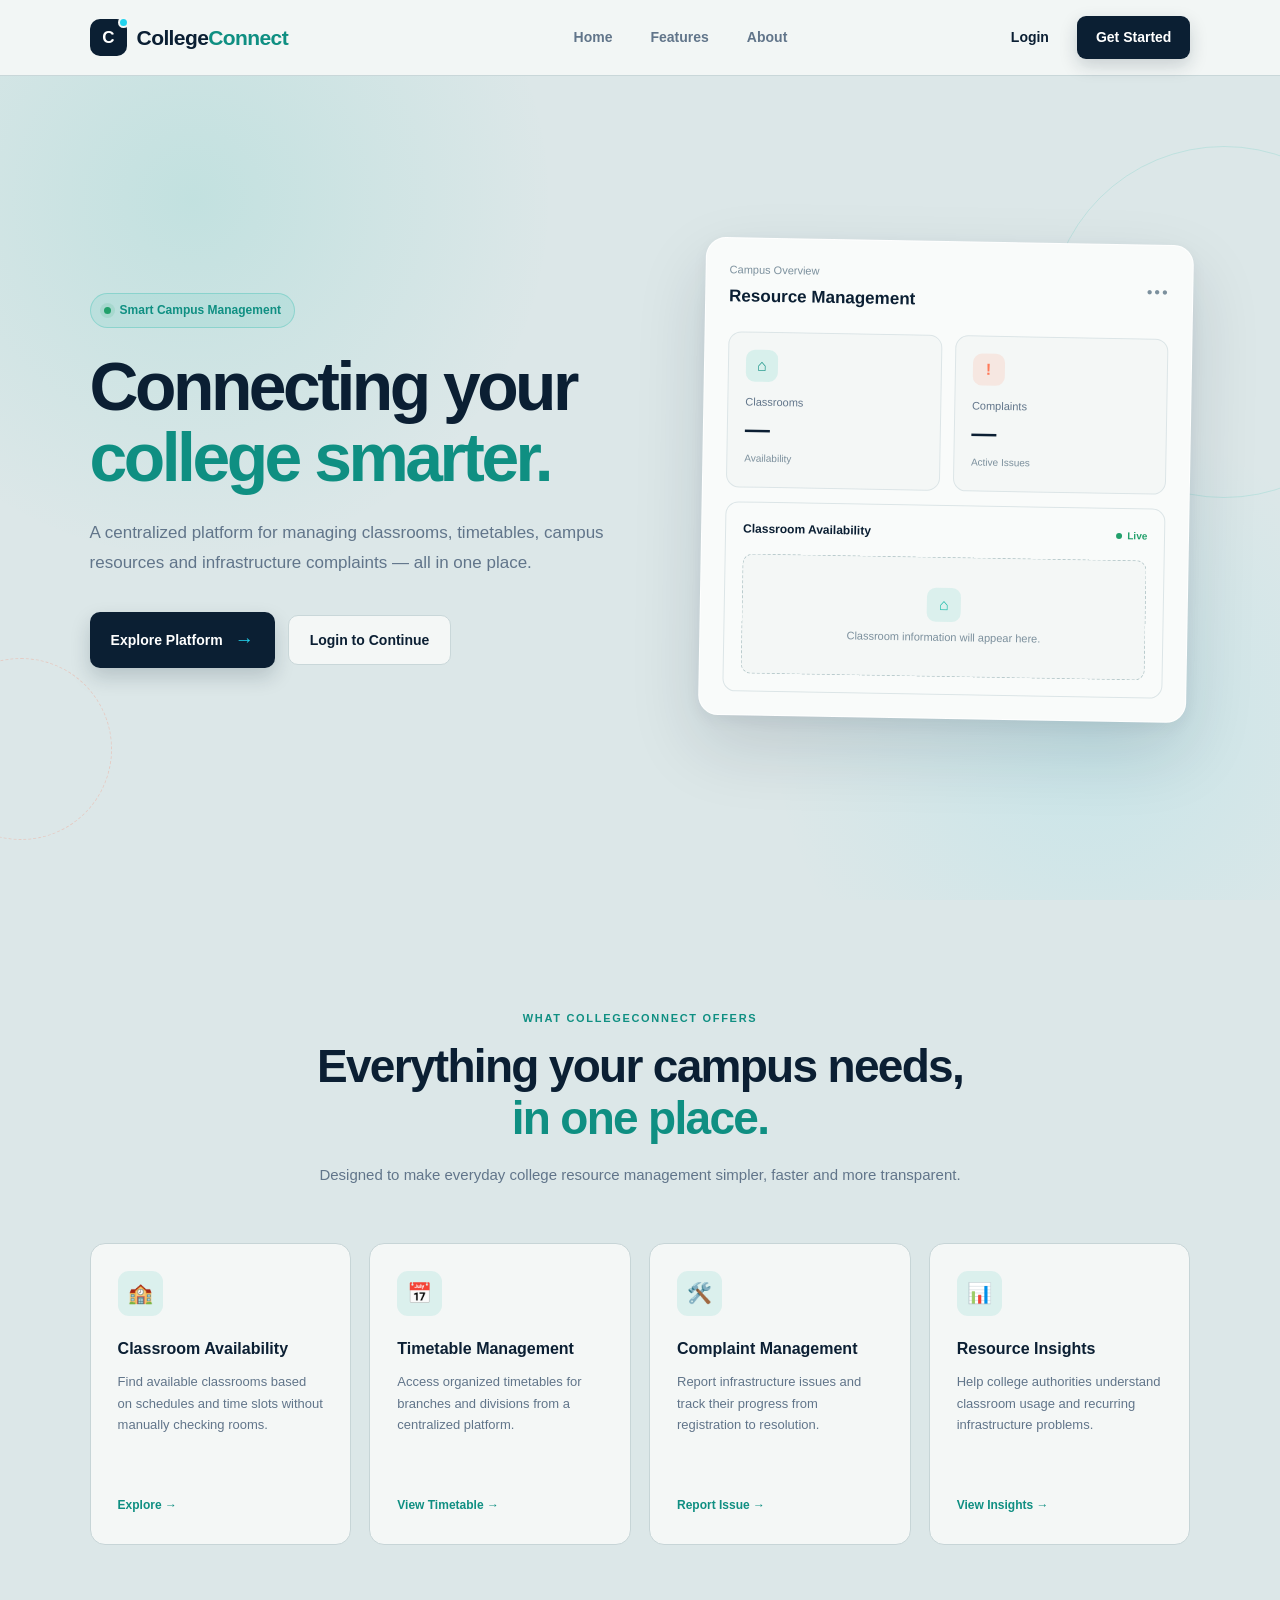
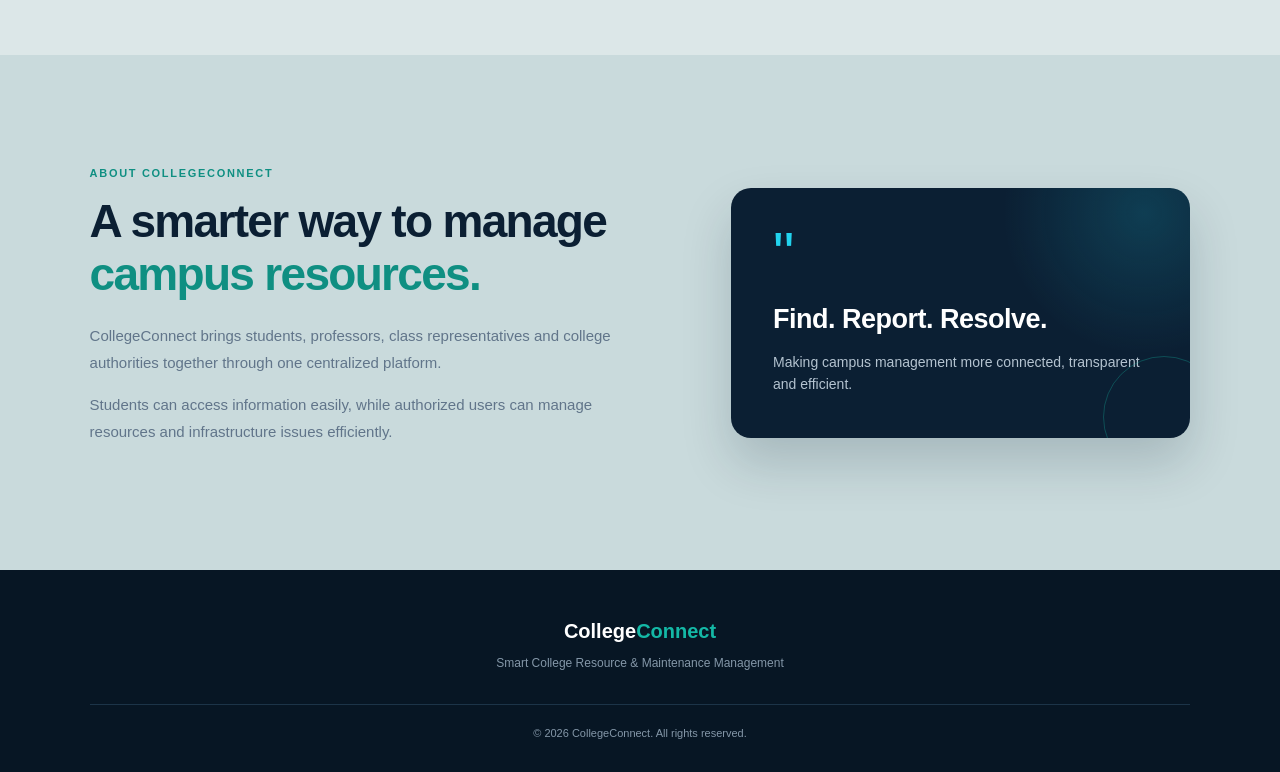
<file: index.html>
<!doctype html>
<html lang="en">
  <head>
    <meta charset="UTF-8" />
    <meta name="viewport" content="width=device-width, initial-scale=1.0" />

    <title>CollegeConnect | Smart Campus Management</title>

    <!-- CSS -->
    <link rel="stylesheet" href="css/style.css" />
  </head>

  <body>
    <!-- ================= NAVBAR ================= -->
    <header class="navbar">
      <div class="logo">
        <span class="logo-icon">C</span>
        <span>College<span class="logo-highlight">Connect</span></span>
      </div>

      <nav class="nav-links">
        <a href="#home">Home</a>
        <a href="#features">Features</a>
        <a href="#about">About</a>
      </nav>

      <div class="nav-buttons">
        <a href="login.html" class="login-btn">Login</a>
        <a href="login.html" class="get-started-btn">Get Started</a>
      </div>
    </header>

    <!-- ================= HERO SECTION ================= -->
    <main>
      <section class="hero" id="home">
        <div class="hero-content">
          <div class="hero-badge">
            <span class="status-dot"></span>
            Smart Campus Management
          </div>

          <h1>
            Connecting your
            <span>college smarter.</span>
          </h1>

          <p>
            A centralized platform for managing classrooms, timetables, campus
            resources and infrastructure complaints — all in one place.
          </p>

          <div class="hero-buttons">
            <a href="#features" class="primary-btn">
              Explore Platform
              <span>→</span>
            </a>

            <a href="login.html" class="secondary-btn"> Login to Continue </a>
          </div>
        </div>

        <!-- HERO VISUAL -->

        <div class="hero-visual">
          <div class="dashboard-card">
            <div class="card-top">
              <div>
                <small>Campus Overview</small>
                <h3>Resource Management</h3>
              </div>

              <div class="card-menu">•••</div>
            </div>

            <div class="overview-grid">
              <div class="overview-box">
                <div class="box-icon classroom-icon">⌂</div>
                <small>Classrooms</small>
                <strong>—</strong>
                <span>Availability</span>
              </div>

              <div class="overview-box">
                <div class="box-icon complaint-icon">!</div>
                <small>Complaints</small>
                <strong>—</strong>
                <span>Active Issues</span>
              </div>
            </div>

            <div class="availability-card">
              <div class="availability-heading">
                <span>Classroom Availability</span>
                <span class="live-status"> <i></i> Live </span>
              </div>

              <div class="availability-placeholder">
                <div class="placeholder-icon">⌂</div>

                <p>Classroom information will appear here.</p>
              </div>
            </div>
          </div>
        </div>
      </section>

      <!-- ================= FEATURES ================= -->

      <section class="features-section" id="features">
        <div class="section-heading">
          <div class="section-label">WHAT COLLEGECONNECT OFFERS</div>

          <h2>
            Everything your campus needs,
            <span>in one place.</span>
          </h2>

          <p>
            Designed to make everyday college resource management simpler,
            faster and more transparent.
          </p>
        </div>

        <div class="features-grid">
          <!-- Feature 1 -->

          <div class="feature-card">
            <div class="feature-icon">🏫</div>

            <h3>Classroom Availability</h3>

            <p>
              Find available classrooms based on schedules and time slots
              without manually checking rooms.
            </p>

            <a href="classrooms.html">Explore →</a>
          </div>

          <!-- Feature 2 -->

          <div class="feature-card">
            <div class="feature-icon">📅</div>

            <h3>Timetable Management</h3>

            <p>
              Access organized timetables for branches and divisions from a
              centralized platform.
            </p>

            <a href="timetable.html">View Timetable →</a>
          </div>

          <!-- Feature 3 -->

          <div class="feature-card">
            <div class="feature-icon">🛠️</div>

            <h3>Complaint Management</h3>

            <p>
              Report infrastructure issues and track their progress from
              registration to resolution.
            </p>

            <a href="complaints.html">Report Issue →</a>
          </div>

          <!-- Feature 4 -->

          <div class="feature-card">
            <div class="feature-icon">📊</div>

            <h3>Resource Insights</h3>

            <p>
              Help college authorities understand classroom usage and recurring
              infrastructure problems.
            </p>

            <a href="dashboard.html">View Insights →</a>
          </div>
        </div>
      </section>

      <!-- ================= ABOUT ================= -->

      <section class="about-section" id="about">
        <div class="about-content">
          <div class="section-label">ABOUT COLLEGECONNECT</div>

          <h2>
            A smarter way to manage
            <span>campus resources.</span>
          </h2>

          <p>
            CollegeConnect brings students, professors, class representatives
            and college authorities together through one centralized platform.
          </p>

          <p>
            Students can access information easily, while authorized users can
            manage resources and infrastructure issues efficiently.
          </p>
        </div>

        <div class="about-highlight">
          <div class="quote-mark">"</div>

          <h3>Find. Report. Resolve.</h3>

          <p>
            Making campus management more connected, transparent and efficient.
          </p>
        </div>
      </section>
    </main>

    <!-- ================= FOOTER ================= -->

    <footer>
      <div class="footer-logo">College<span>Connect</span></div>

      <p>Smart College Resource & Maintenance Management</p>

      <div class="footer-line"></div>

      <p class="copyright">© 2026 CollegeConnect. All rights reserved.</p>
    </footer>

  </body>
</html>
</file>
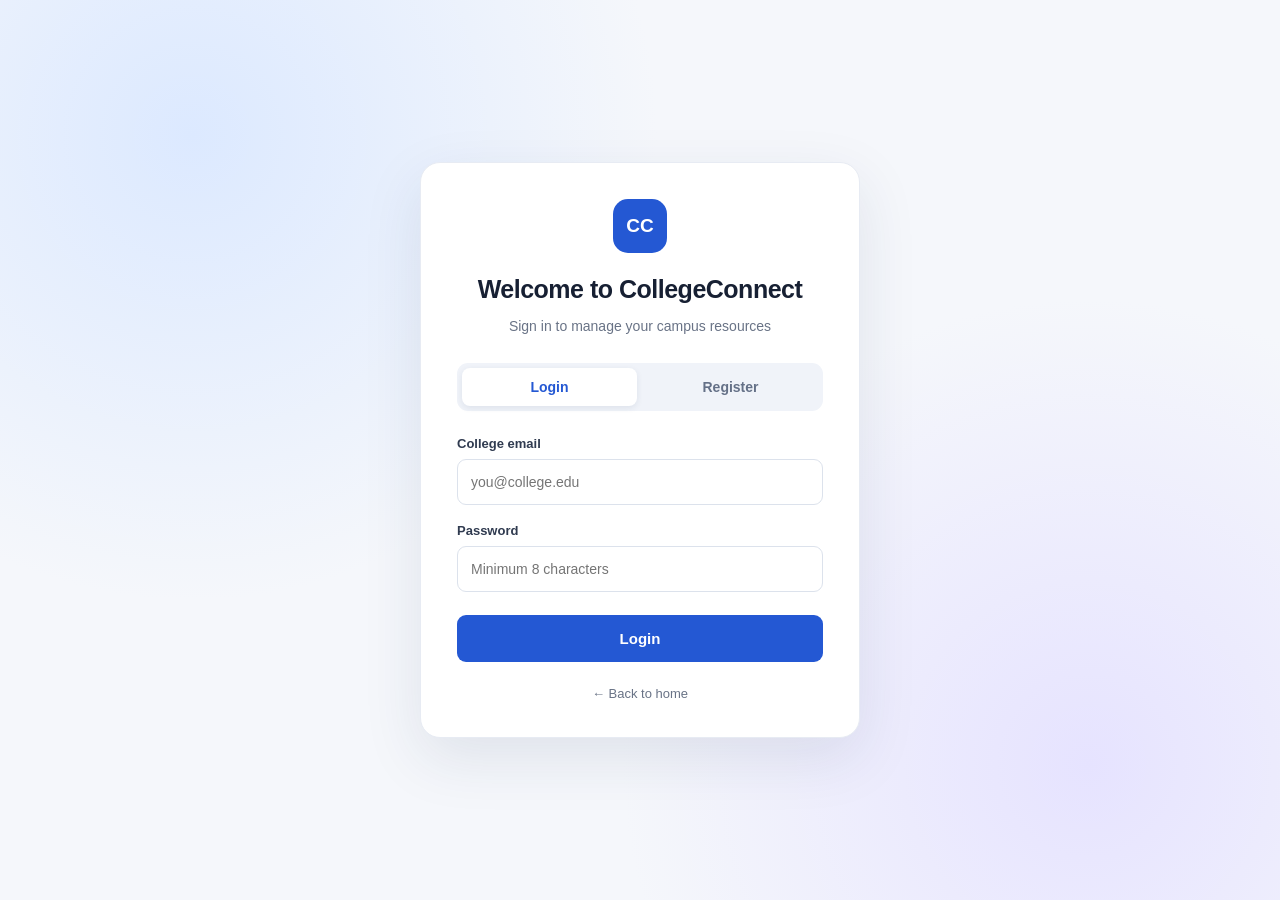
<file: login.html>
<!doctype html>
<html lang="en">
  <head>
    <meta charset="UTF-8" />
    <meta name="viewport" content="width=device-width, initial-scale=1.0" />
    <title>Login | CollegeConnect</title>
    <link rel="stylesheet" href="css/login.css" />
  </head>
  <body>
    <main class="login-container">
      <section class="login-card">
        <div class="brand-mark">CC</div>
        <h1>Welcome to CollegeConnect</h1>
        <p class="subtitle">Sign in to manage your campus resources</p>

        <div class="auth-tabs">
          <button type="button" class="tab active" id="loginTab">Login</button>
          <button type="button" class="tab" id="registerTab">Register</button>
        </div>

        <form id="authForm">
          <div class="form-group" id="nameGroup" hidden>
            <label for="name">Full name</label>
            <input id="name" name="name" autocomplete="name" />
          </div>

          <div class="form-group">
            <label for="email">College email</label>
            <input
              id="email"
              name="email"
              type="email"
              required
              autocomplete="email"
              placeholder="you@college.edu"
            />
          </div>

          <div class="form-group">
            <label for="password">Password</label>
            <input
              id="password"
              name="password"
              type="password"
              required
              minlength="8"
              autocomplete="current-password"
              placeholder="Minimum 8 characters"
            />
          </div>

          <div class="form-group" id="roleGroup" hidden>
            <label for="role">Account role</label>
            <select id="role" name="role">
              <option value="student">Student</option>
              <option value="cr">Class Representative (CR)</option>
              <option value="professor">Faculty / Professor</option>
            </select>
          </div>

          <p id="authMessage" role="status" aria-live="polite"></p>
          <button type="submit" class="submit-btn" id="submitAuth">
            Login
          </button>
        </form>

        <a class="back-link" href="index.html">← Back to home</a>
      </section>
    </main>
    <script src="js/config.js"></script>
    <script src="js/login.js"></script>
  </body>
</html>
</file>
<file: css/style.css>
/* =====================================================
   COLLEGECONNECT
   Smart Campus Resource Management
   ===================================================== */

:root {
    /* Main Colors */
    --navy: #0B1F33;
    --navy-light: #12314A;

    --teal: #14B8A6;
    --teal-dark: #0F8F82;

    --cyan: #22D3EE;
    --coral: #FF7A59;

    /* Backgrounds */
    --background: #DCE7E8;
    --card: #F4F7F6;
    --card-white: #F9FBFA;

    /* Text */
    --text: #102A43;
    --text-light: #61758A;

    /* Borders */
    --border: #C9D7D9;

    /* Status */
    --success: #22A06B;
}


/* =====================================================
   RESET
   ===================================================== */

* {
    margin: 0;
    padding: 0;
    box-sizing: border-box;
}

html {
    scroll-behavior: smooth;
}

body {
    font-family: "Segoe UI", Arial, sans-serif;

    background: var(--background);

    color: var(--text);

    line-height: 1.6;
}

a {
    text-decoration: none;
    color: inherit;
}

a,
button {
    transition: all 0.25s ease;
}


/* =====================================================
   NAVBAR
   ===================================================== */

.navbar {
    width: 100%;
    height: 76px;

    display: flex;
    align-items: center;
    justify-content: space-between;

    padding: 0 7%;

    background: rgba(244, 247, 246, 0.94);

    border-bottom: 1px solid var(--border);

    position: sticky;
    top: 0;

    z-index: 1000;

    backdrop-filter: blur(15px);
}


/* ================= LOGO ================= */

.logo {
    display: flex;
    align-items: center;
    gap: 10px;

    font-size: 21px;
    font-weight: 750;

    letter-spacing: -0.6px;

    color: var(--navy);
}

.logo-icon {
    width: 37px;
    height: 37px;

    display: flex;
    align-items: center;
    justify-content: center;

    border-radius: 10px;

    background: var(--navy);

    color: white;

    font-size: 17px;
    font-weight: 800;

    position: relative;
}

.logo-icon::after {
    content: "";

    position: absolute;

    width: 7px;
    height: 7px;

    border-radius: 50%;

    background: var(--cyan);

    right: -2px;
    top: -2px;

    border: 2px solid var(--card);
}

.logo-highlight {
    color: var(--teal-dark);
}


/* ================= NAVIGATION ================= */

.nav-links {
    display: flex;
    align-items: center;

    gap: 38px;

    margin-left: 80px;
}

.nav-links a {
    font-size: 14px;
    font-weight: 550;

    color: var(--text-light);

    position: relative;
}

.nav-links a::after {
    content: "";

    position: absolute;

    width: 0;
    height: 2px;

    left: 50%;
    bottom: -7px;

    background: var(--teal);

    transition: all 0.25s ease;
}

.nav-links a:hover {
    color: var(--navy);
}

.nav-links a:hover::after {
    width: 100%;
    left: 0;
}


/* ================= NAV BUTTONS ================= */

.nav-buttons {
    display: flex;
    align-items: center;

    gap: 10px;
}

.login-btn {
    padding: 10px 18px;

    font-size: 14px;
    font-weight: 650;

    color: var(--navy);
}

.login-btn:hover {
    color: var(--teal-dark);
}

.get-started-btn {
    padding: 10px 19px;

    border-radius: 9px;

    background: var(--navy);

    color: white;

    font-size: 14px;
    font-weight: 650;

    box-shadow: 0 7px 18px rgba(11, 31, 51, 0.18);
}

.get-started-btn:hover {
    background: var(--teal);

    transform: translateY(-2px);

    box-shadow: 0 10px 22px rgba(20, 184, 166, 0.25);
}


/* =====================================================
   HERO SECTION
   ===================================================== */

.hero {
    min-height: calc(100vh - 76px);

    padding: 90px 7% 105px;

    display: grid;

    grid-template-columns: 1fr 0.9fr;

    align-items: center;

    gap: 70px;

    position: relative;

    overflow: hidden;

    background:
        radial-gradient(
            circle at 15% 15%,
            rgba(20, 184, 166, 0.13),
            transparent 28%
        ),
        radial-gradient(
            circle at 85% 80%,
            rgba(34, 211, 238, 0.10),
            transparent 25%
        ),
        var(--background);
}


/* Decorative circles */

.hero::before {
    content: "";

    position: absolute;

    width: 350px;
    height: 350px;

    border: 1px solid rgba(20, 184, 166, 0.15);

    border-radius: 50%;

    right: -120px;
    top: 70px;
}

.hero::after {
    content: "";

    position: absolute;

    width: 180px;
    height: 180px;

    border: 1px dashed rgba(255, 122, 89, 0.25);

    border-radius: 50%;

    left: -70px;
    bottom: 60px;
}


/* ================= HERO CONTENT ================= */

.hero-content {
    max-width: 650px;

    position: relative;

    z-index: 2;
}

.hero-badge {
    display: inline-flex;
    align-items: center;
    gap: 9px;

    padding: 7px 13px;

    margin-bottom: 24px;

    border: 1px solid rgba(20, 184, 166, 0.28);

    border-radius: 50px;

    background: rgba(20, 184, 166, 0.09);

    color: var(--teal-dark);

    font-size: 12px;
    font-weight: 700;
}

.status-dot {
    width: 7px;
    height: 7px;

    border-radius: 50%;

    background: var(--success);

    box-shadow:
        0 0 0 4px rgba(34, 160, 107, 0.12);
}


/* ================= HERO HEADING ================= */

.hero h1 {
    font-size: clamp(46px, 5.3vw, 72px);

    line-height: 1.04;

    letter-spacing: -3.5px;

    font-weight: 800;

    color: var(--navy);

    margin-bottom: 25px;
}

.hero h1 span {
    display: block;

    color: var(--teal-dark);
}


/* ================= HERO DESCRIPTION ================= */

.hero-content > p {
    max-width: 570px;

    color: var(--text-light);

    font-size: 17px;

    line-height: 1.75;

    margin-bottom: 34px;
}


/* =====================================================
   HERO BUTTONS
   ===================================================== */

.hero-buttons {
    display: flex;
    align-items: center;

    gap: 13px;
}

.primary-btn {
    display: inline-flex;
    align-items: center;
    gap: 12px;

    padding: 13px 21px;

    border-radius: 10px;

    background: var(--navy);

    color: white;

    font-size: 14px;
    font-weight: 650;

    box-shadow:
        0 9px 20px rgba(11, 31, 51, 0.18);
}

.primary-btn span {
    font-size: 19px;

    color: var(--cyan);
}

.primary-btn:hover {
    background: var(--teal-dark);

    transform: translateY(-2px);

    box-shadow:
        0 12px 25px rgba(20, 184, 166, 0.25);
}

.secondary-btn {
    padding: 13px 21px;

    border: 1px solid var(--border);

    border-radius: 10px;

    background: var(--card);

    color: var(--navy);

    font-size: 14px;
    font-weight: 650;
}

.secondary-btn:hover {
    border-color: var(--teal);

    color: var(--teal-dark);

    background: var(--card-white);

    transform: translateY(-2px);
}


/* =====================================================
   HERO DASHBOARD VISUAL
   ===================================================== */

.hero-visual {
    display: flex;

    justify-content: center;

    position: relative;

    z-index: 2;
}

.dashboard-card {
    width: min(100%, 500px);

    padding: 23px;

    border: 1px solid rgba(255, 255, 255, 0.9);

    border-radius: 20px;

    background: var(--card-white);

    box-shadow:
        0 30px 70px rgba(11, 31, 51, 0.14),
        0 5px 15px rgba(11, 31, 51, 0.05);

    transform: rotate(1deg);

    transition: transform 0.3s ease;
}

.dashboard-card:hover {
    transform: rotate(0deg) translateY(-6px);
}


/* ================= DASHBOARD TOP ================= */

.card-top {
    display: flex;

    justify-content: space-between;
    align-items: center;

    margin-bottom: 22px;
}

.card-top small {
    display: block;

    color: #7C909D;

    font-size: 11px;

    margin-bottom: 3px;
}

.card-top h3 {
    font-size: 17px;

    color: var(--navy);
}

.card-menu {
    color: #7C909D;

    letter-spacing: 2px;
}


/* =====================================================
   OVERVIEW BOXES
   ===================================================== */

.overview-grid {
    display: grid;

    grid-template-columns: 1fr 1fr;

    gap: 13px;

    margin-bottom: 14px;
}

.overview-box {
    padding: 17px;

    border: 1px solid #DCE5E7;

    border-radius: 13px;

    background: var(--card);
}

.box-icon {
    width: 32px;
    height: 32px;

    display: flex;

    align-items: center;
    justify-content: center;

    border-radius: 9px;

    margin-bottom: 12px;

    font-weight: bold;
}

.classroom-icon {
    background: rgba(20, 184, 166, 0.12);

    color: var(--teal-dark);
}

.complaint-icon {
    background: rgba(255, 122, 89, 0.13);

    color: var(--coral);
}

.overview-box small {
    display: block;

    color: var(--text-light);

    font-size: 11px;

    margin-bottom: 3px;
}

.overview-box strong {
    display: block;

    font-size: 25px;

    color: var(--navy);

    line-height: 1.2;
}

.overview-box span {
    color: #7C909D;

    font-size: 10px;
}


/* =====================================================
   AVAILABILITY CARD
   ===================================================== */

.availability-card {
    padding: 17px;

    border: 1px solid #DCE5E7;

    border-radius: 13px;

    background: var(--card-white);
}

.availability-heading {
    display: flex;

    justify-content: space-between;

    align-items: center;

    margin-bottom: 15px;

    font-size: 12px;

    font-weight: 650;

    color: var(--navy);
}

.live-status {
    display: flex;

    align-items: center;

    gap: 5px;

    color: var(--success);

    font-size: 10px;
}

.live-status i {
    width: 6px;
    height: 6px;

    border-radius: 50%;

    background: var(--success);
}

.availability-placeholder {
    min-height: 120px;

    display: flex;

    flex-direction: column;

    align-items: center;

    justify-content: center;

    border: 1px dashed #B9CBCD;

    border-radius: 10px;

    background: var(--card);
}

.placeholder-icon {
    width: 34px;
    height: 34px;

    display: flex;

    align-items: center;
    justify-content: center;

    margin-bottom: 7px;

    border-radius: 9px;

    background: rgba(20, 184, 166, 0.11);

    color: var(--teal);
}

.availability-placeholder p {
    color: #7C909D;

    font-size: 11px;
}


/* =====================================================
   FEATURES SECTION
   ===================================================== */

.features-section {
    padding: 110px 7%;

    background: var(--background);
}

.section-heading {
    max-width: 680px;

    margin: 0 auto 55px;

    text-align: center;
}

.section-label {
    margin-bottom: 12px;

    color: var(--teal-dark);

    font-size: 11px;

    font-weight: 750;

    letter-spacing: 1.7px;
}

.section-heading h2,
.about-content h2 {
    color: var(--navy);

    font-size: clamp(32px, 4vw, 46px);

    line-height: 1.15;

    letter-spacing: -1.7px;

    margin-bottom: 17px;
}

.section-heading h2 span,
.about-content h2 span {
    color: var(--teal-dark);
}

.section-heading > p {
    color: var(--text-light);

    font-size: 15px;

    line-height: 1.7;
}


/* =====================================================
   FEATURE GRID
   ===================================================== */

.features-grid {
    max-width: 1200px;

    margin: auto;

    display: grid;

    grid-template-columns: repeat(4, 1fr);

    gap: 18px;
}

.feature-card {
    padding: 27px;

    border: 1px solid #C7D5D7;

    border-radius: 15px;

    background: var(--card);

    position: relative;

    overflow: hidden;

    transition: all 0.3s ease;
}

.feature-card::before {
    content: "";

    position: absolute;

    width: 0;
    height: 3px;

    left: 0;
    top: 0;

    background: var(--teal);

    transition: width 0.3s ease;
}

.feature-card:hover::before {
    width: 100%;
}

.feature-card:hover {
    transform: translateY(-6px);

    border-color: #9FC6C5;

    background: var(--card-white);

    box-shadow:
        0 18px 35px rgba(11, 31, 51, 0.09);
}


/* ================= FEATURE ICON ================= */

.feature-icon {
    width: 45px;
    height: 45px;

    display: flex;

    align-items: center;
    justify-content: center;

    margin-bottom: 20px;

    border-radius: 11px;

    background: rgba(20, 184, 166, 0.11);

    font-size: 20px;
}

.feature-card h3 {
    margin-bottom: 10px;

    color: var(--navy);

    font-size: 16px;
}

.feature-card p {
    min-height: 105px;

    margin-bottom: 15px;

    color: var(--text-light);

    font-size: 13px;

    line-height: 1.65;
}

.feature-card a {
    color: var(--teal-dark);

    font-size: 12px;

    font-weight: 750;
}

.feature-card a:hover {
    color: var(--navy);
}


/* =====================================================
   ABOUT SECTION
   ===================================================== */

.about-section {
    padding: 110px 7%;

    display: grid;

    grid-template-columns: 1.1fr 0.9fr;

    align-items: center;

    gap: 80px;

    background: #C9DADC;
}

.about-content {
    max-width: 650px;
}

.about-content h2 {
    margin-bottom: 22px;
}

.about-content p {
    margin-bottom: 15px;

    color: var(--text-light);

    font-size: 15px;

    line-height: 1.8;
}


/* ================= ABOUT HIGHLIGHT ================= */

.about-highlight {
    padding: 42px;

    border-radius: 20px;

    background:
        radial-gradient(
            circle at 90% 10%,
            rgba(34, 211, 238, 0.17),
            transparent 30%
        ),
        var(--navy);

    color: white;

    box-shadow:
        0 25px 50px rgba(11, 31, 51, 0.18);

    position: relative;

    overflow: hidden;
}

.about-highlight::after {
    content: "";

    position: absolute;

    width: 120px;
    height: 120px;

    border: 1px solid rgba(20, 184, 166, 0.3);

    border-radius: 50%;

    right: -35px;
    bottom: -40px;
}

.quote-mark {
    color: var(--cyan);

    font-size: 60px;

    line-height: 0.8;

    margin-bottom: 20px;
}

.about-highlight h3 {
    margin-bottom: 10px;

    font-size: 27px;

    letter-spacing: -0.5px;
}

.about-highlight p {
    color: #B4C3D0;

    font-size: 14px;
}


/* =====================================================
   FOOTER
   ===================================================== */

footer {
    padding: 45px 7% 30px;

    background: #071624;

    color: white;

    text-align: center;
}

.footer-logo {
    margin-bottom: 7px;

    font-size: 20px;

    font-weight: 750;
}

.footer-logo span {
    color: var(--teal);
}

footer > p {
    color: #8497A8;

    font-size: 12px;
}

.footer-line {
    height: 1px;

    max-width: 1100px;

    margin: 30px auto 20px;

    background: #1C3448;
}

.copyright {
    font-size: 11px;
}


/* =====================================================
   RESPONSIVE DESIGN
   ===================================================== */

@media (max-width: 1000px) {

    .nav-links {
        margin-left: 0;
    }

    .hero {
        grid-template-columns: 1fr;

        padding-top: 70px;

        text-align: center;
    }

    .hero-content {
        margin: auto;
    }

    .hero-content > p {
        margin-left: auto;
        margin-right: auto;
    }

    .hero-buttons {
        justify-content: center;
    }

    .hero-visual {
        margin-top: 20px;
    }

    .features-grid {
        grid-template-columns: repeat(2, 1fr);
    }

    .about-section {
        grid-template-columns: 1fr;
    }

    .about-highlight {
        max-width: 600px;
    }
}


@media (max-width: 700px) {

    .navbar {
        height: auto;

        padding: 16px 5%;

        flex-wrap: wrap;

        gap: 15px;
    }

    .nav-links {
        order: 3;

        width: 100%;

        justify-content: center;

        gap: 25px;
    }

    .nav-buttons {
        margin-left: auto;
    }

    .get-started-btn {
        display: none;
    }

    .hero {
        padding: 60px 5% 80px;
    }

    .hero h1 {
        font-size: 46px;

        letter-spacing: -2px;
    }

    .hero-buttons {
        flex-direction: column;

        width: 100%;
    }

    .primary-btn,
    .secondary-btn {
        width: 100%;

        justify-content: center;
    }

    .dashboard-card {
        padding: 17px;
    }

    .features-section,
    .about-section {
        padding: 80px 5%;
    }

    .features-grid {
        grid-template-columns: 1fr;
    }

    .feature-card p {
        min-height: auto;
    }

    .about-highlight {
        padding: 30px;
    }
}


@media (max-width: 450px) {

    .logo {
        font-size: 18px;
    }

    .logo-icon {
        width: 32px;
        height: 32px;
    }

    .nav-links {
        font-size: 12px;
    }

    .nav-links a {
        font-size: 12px;
    }

    .hero h1 {
        font-size: 39px;
    }

    .hero-content > p {
        font-size: 15px;
    }

    .overview-grid {
        grid-template-columns: 1fr;
    }
}
</file>
<file: css/login.css>
* {
    box-sizing: border-box;
    margin: 0;
    padding: 0;
}

:root {
    font-family: "Segoe UI", Arial, sans-serif;
    color: #172033;
    background: #f3f6fc;
}

body {
    min-height: 100vh;
    background:
        radial-gradient(circle at 15% 15%, #dce9ff 0, transparent 35%),
        radial-gradient(circle at 85% 85%, #e6e3ff 0, transparent 35%),
        #f5f7fb;
}

.login-container {
    min-height: 100vh;
    display: flex;
    justify-content: center;
    align-items: center;
    padding: 24px;
}

.login-card {
    width: 100%;
    max-width: 440px;
    padding: 36px;
    background: #ffffff;
    border: 1px solid #e7ebf3;
    border-radius: 20px;
    box-shadow: 0 20px 60px rgba(30, 50, 90, 0.10);
}

.brand-mark {
    width: 54px;
    height: 54px;
    display: grid;
    place-items: center;
    margin: 0 auto 20px;
    border-radius: 15px;
    background: #2458d3;
    color: #ffffff;
    font-size: 19px;
    font-weight: 800;
}

.login-card h1 {
    text-align: center;
    font-size: 25px;
    line-height: 1.3;
    letter-spacing: -0.5px;
}

.subtitle {
    margin: 10px 0 26px;
    color: #697386;
    font-size: 14px;
    text-align: center;
    line-height: 1.6;
}

.auth-tabs {
    display: flex;
    gap: 6px;
    padding: 5px;
    margin-bottom: 25px;
    background: #f0f3f9;
    border-radius: 11px;
}

.tab {
    flex: 1;
    padding: 11px;
    border: 0;
    border-radius: 8px;
    background: transparent;
    color: #647087;
    font-size: 14px;
    font-weight: 600;
    cursor: pointer;
}

.tab.active {
    background: #ffffff;
    color: #2458d3;
    box-shadow: 0 2px 6px rgba(30, 50, 90, 0.09);
}

.form-group {
    margin-bottom: 18px;
}

.form-group[hidden] {
    display: none !important;
}

.form-group label {
    display: block;
    margin-bottom: 8px;
    font-size: 13px;
    font-weight: 650;
    color: #303b50;
}

.form-group input,
.form-group select {
    width: 100%;
    min-height: 46px;
    padding: 12px 13px;
    border: 1px solid #dce2ec;
    border-radius: 9px;
    outline: none;
    background: #ffffff;
    color: #172033;
    font: inherit;
    font-size: 14px;
}

.form-group input:focus,
.form-group select:focus {
    border-color: #4777e8;
    box-shadow: 0 0 0 3px rgba(71, 119, 232, 0.13);
}

.submit-btn {
    width: 100%;
    min-height: 47px;
    margin-top: 5px;
    border: none;
    border-radius: 9px;
    background: #2458d3;
    color: #ffffff;
    font-size: 15px;
    font-weight: 700;
    cursor: pointer;
    transition: background 0.2s, transform 0.2s;
}

.submit-btn:hover {
    background: #1948b8;
}

.submit-btn:active {
    transform: scale(0.99);
}

.submit-btn:disabled {
    opacity: 0.65;
    cursor: wait;
}

#authMessage {
    margin: 0 0 12px;
    font-size: 13px;
    line-height: 1.5;
    overflow-wrap: anywhere;
}

#authMessage:empty {
    display: none;
}

#authMessage.error {
    color: #c62828;
}

#authMessage.success {
    color: #16804a;
}

.back-link {
    display: block;
    margin-top: 24px;
    color: #697386;
    font-size: 13px;
    text-align: center;
    text-decoration: none;
}

.back-link:hover {
    color: #2458d3;
}

@media (max-width: 480px) {
    .login-container {
        padding: 16px;
    }

    .login-card {
        padding: 25px 20px;
        border-radius: 16px;
    }

    .login-card h1 {
        font-size: 22px;
    }
}
</file>
